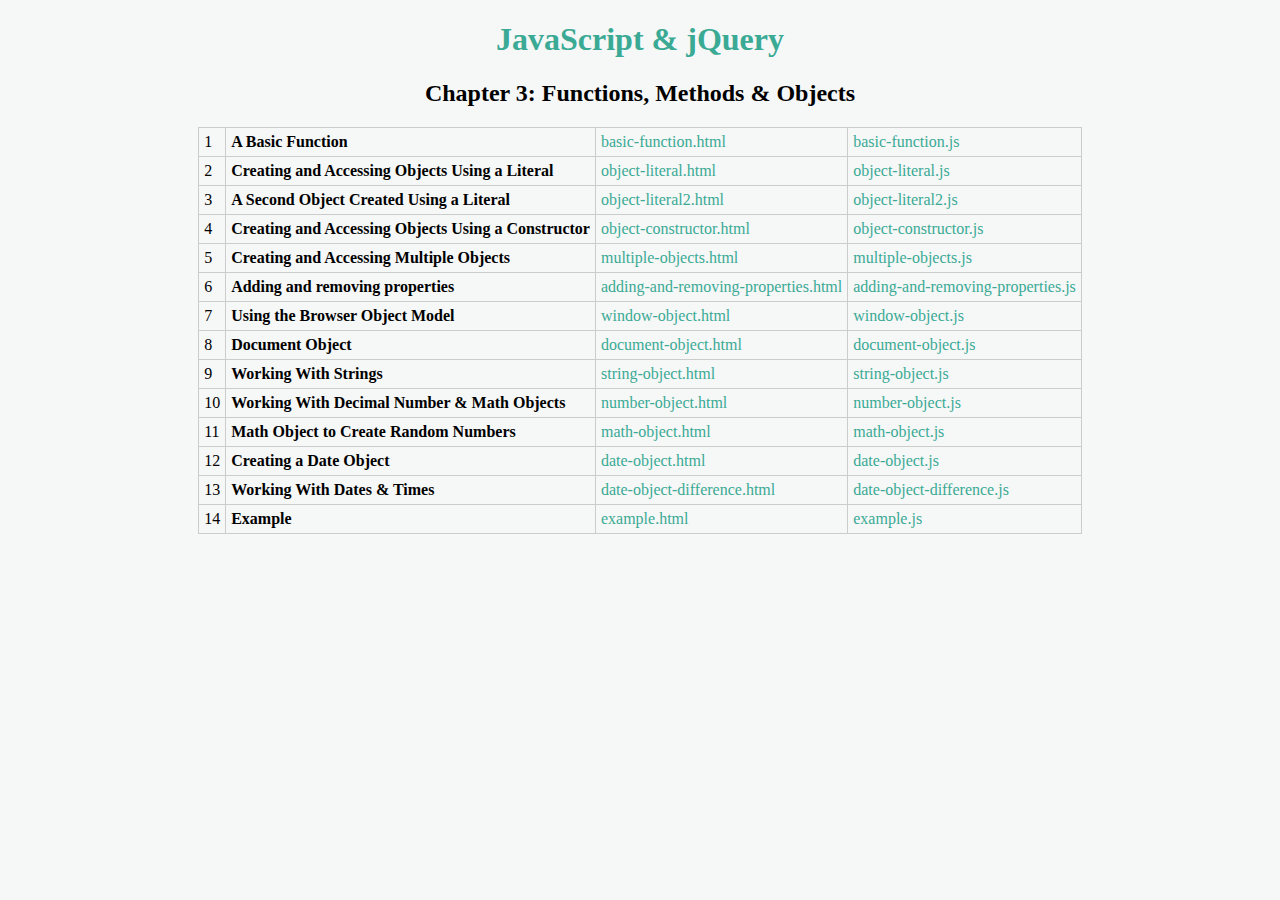
<file: index.html>
<!DOCTYPE html>
<html>
  <head>
    <title>JavaScript &amp; jQuery - Chapter 3: Functions, Methods &amp; Objects</title>
    <link rel="stylesheet" type="text/css" href="css/index.css" />
  </head>
  <body>
    <h1 id="header"><a href="../index.html">JavaScript &amp; jQuery</a></h1>
    <h2>Chapter 3: Functions, Methods &amp; Objects</h2>
    <table>
      <tr>
        <td>1</td>
        <td><strong>A Basic Function</strong></td>
        <td><a href="basic-function.html">basic-function.html</a></td>
        <td><a href="js/basic-function.js">basic-function.js</a></td>
      </tr>
      <tr>
        <td>2</td>
        <td><strong>Creating and Accessing Objects Using a Literal</strong></td>
        <td><a href="object-literal.html">object-literal.html</a></td>
        <td><a href="js/object-literal.js">object-literal.js</a></td>
      </tr>
      <tr>
        <td>3</td>
        <td><strong>A Second Object Created Using a Literal</strong></td>
        <td><a href="object-literal2.html">object-literal2.html</a></td>
        <td><a href="js/object-literal2.js">object-literal2.js</a></td>
      </tr>
      <tr>
        <td>4</td>
        <td><strong>Creating and Accessing Objects Using a Constructor</strong></td>
        <td><a href="object-constructor.html">object-constructor.html</a></td>
        <td><a href="js/object-constructor.js">object-constructor.js</a></td>
      </tr>
      <tr>
        <td>5</td>
        <td><strong>Creating and Accessing Multiple Objects</strong></td>
        <td><a href="multiple-objects.html">multiple-objects.html</a></td>
        <td><a href="js/multiple-objects.js">multiple-objects.js</a></td>
      </tr>
      <tr>
        <td>6</td>
        <td><strong>Adding and removing properties</strong></td>
        <td><a href="adding-and-removing-properties.html">adding-and-removing-properties.html</a></td>
        <td><a href="js/adding-and-removing-properties.js">adding-and-removing-properties.js</a></td>
      </tr>
      <tr>
        <td>7</td>
        <td><strong>Using the Browser Object Model</strong></td>
        <td><a href="window-object.html">window-object.html</a></td>
        <td><a href="js/window-object.js">window-object.js</a></td>
      </tr>
      <tr>
        <td>8</td>
        <td><strong>Document Object</strong></td>
        <td><a href="document-object.html">document-object.html</a></td>
        <td><a href="js/document-object.js">document-object.js</a></td>
      </tr>
      <tr>
        <td>9</td>
        <td><strong>Working With Strings</strong></td>
        <td><a href="string-object.html">string-object.html</a></td>
        <td><a href="js/string-object.js">string-object.js</a></td>
      </tr>
      <tr>
        <td>10</td>
        <td><strong>Working With Decimal Number &amp; Math Objects</strong></td>
        <td><a href="number-object.html">number-object.html</a></td>
        <td><a href="js/number-object.js">number-object.js</a></td>
      </tr>
      <tr>
        <td>11</td>
        <td><strong>Math Object to Create Random Numbers</strong></td>
        <td><a href="math-object.html">math-object.html</a></td>
        <td><a href="js/math-object.js">math-object.js</a></td>
      </tr>
      <tr>
        <td>12</td>
        <td><strong>Creating a Date Object</strong></td>
        <td><a href="date-object.html">date-object.html</a></td>
        <td><a href="js/date-object.js">date-object.js</a></td>
      </tr>
      <tr>
        <td>13</td>
        <td><strong>Working With Dates &amp; Times</strong></td>
        <td><a href="date-object-difference.html">date-object-difference.html</a></td>
        <td><a href="js/date-object-difference.js">date-object-difference.js</a></td>
      </tr>
      <tr>
        <td>14</td>
        <td><strong>Example</strong></td>
        <td><a href="example.html">example.html</a></td>
        <td><a href="js/example.js">example.js</a></td>
      </tr>
    </table>
  </body>
</html>
</file>
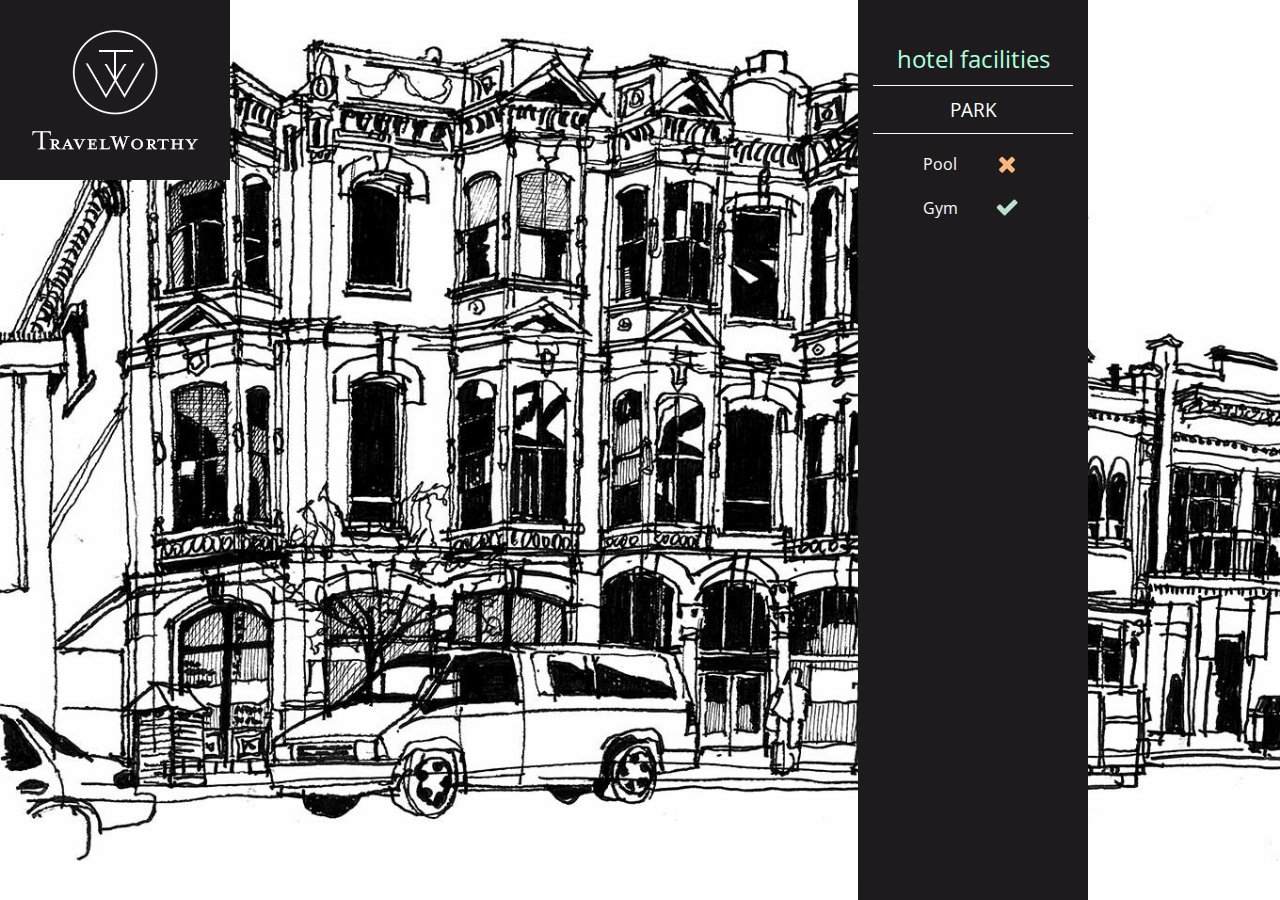
<file: adding-and-removing-properties.html>
<!DOCTYPE html>
<html>
  <head>
    <title>
      JavaScript &amp; jQuery - Chapter 3: Functions, Methods &amp; Objects - Adding properties
    </title>
    <link rel="stylesheet" href="css/c03.css" />
  </head>
  <body>
    <h1>TravelWorthy</h1>
    <div id="info">
      <h2>hotel facilities</h2>
      <div id="hotelName"></div>
      <div>
        <p id="pool">Pool</p>
        <p id="gym">Gym</p>
      </div>
    </div>
    <script src="js/adding-and-removing-properties.js"></script>
  </body>
</html>
</file>
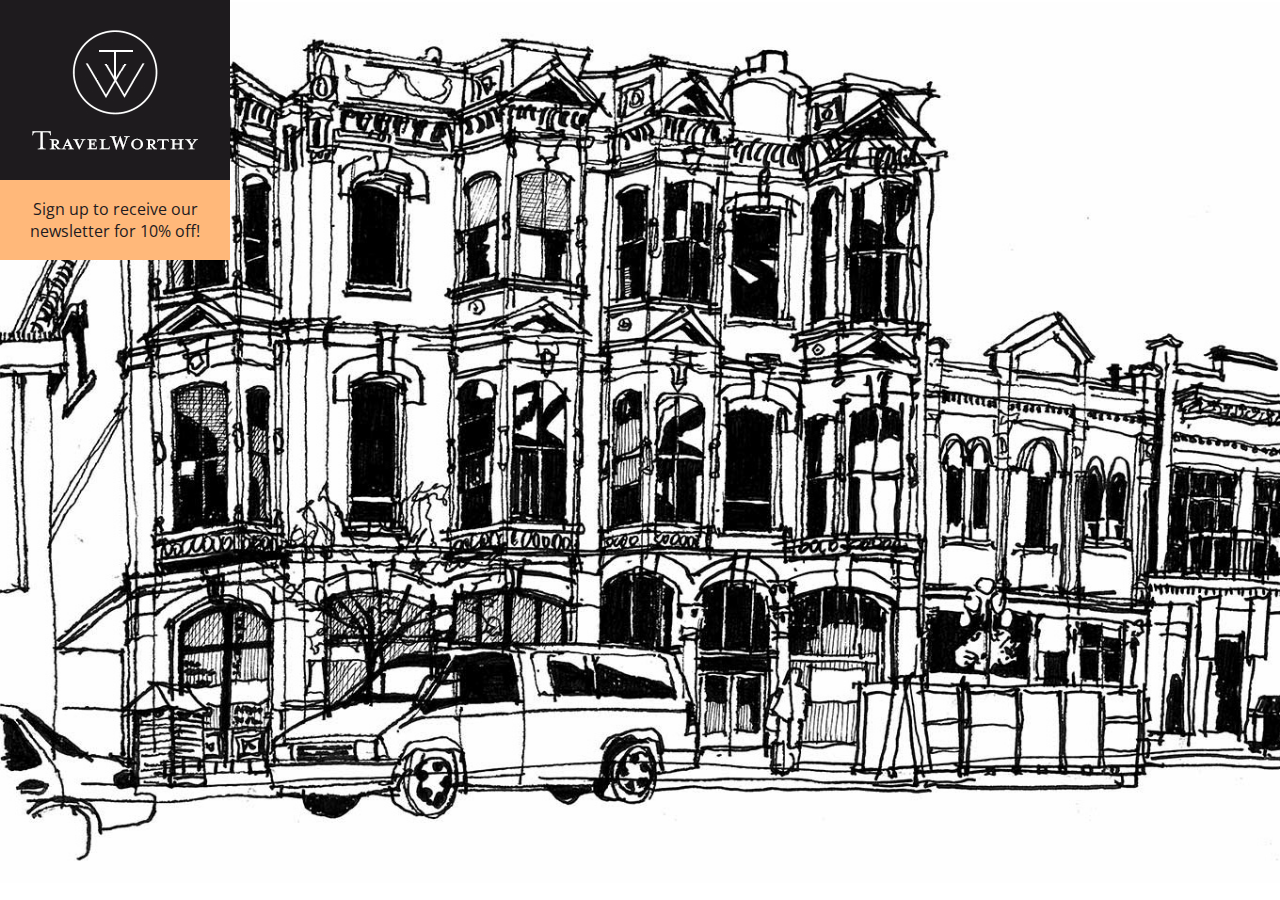
<file: basic-function.html>
<!DOCTYPE html>
<html>
  <head>
    <title>Basic Function</title>
    <link rel="stylesheet" href="css/c03.css" />
  </head>
  <body>
    <h1>TravelWorthy</h1>
    <div id="message">Welcome to our site!</div>
    <script src="js/basic-function.js"></script>
  </body>
</html>
</file>
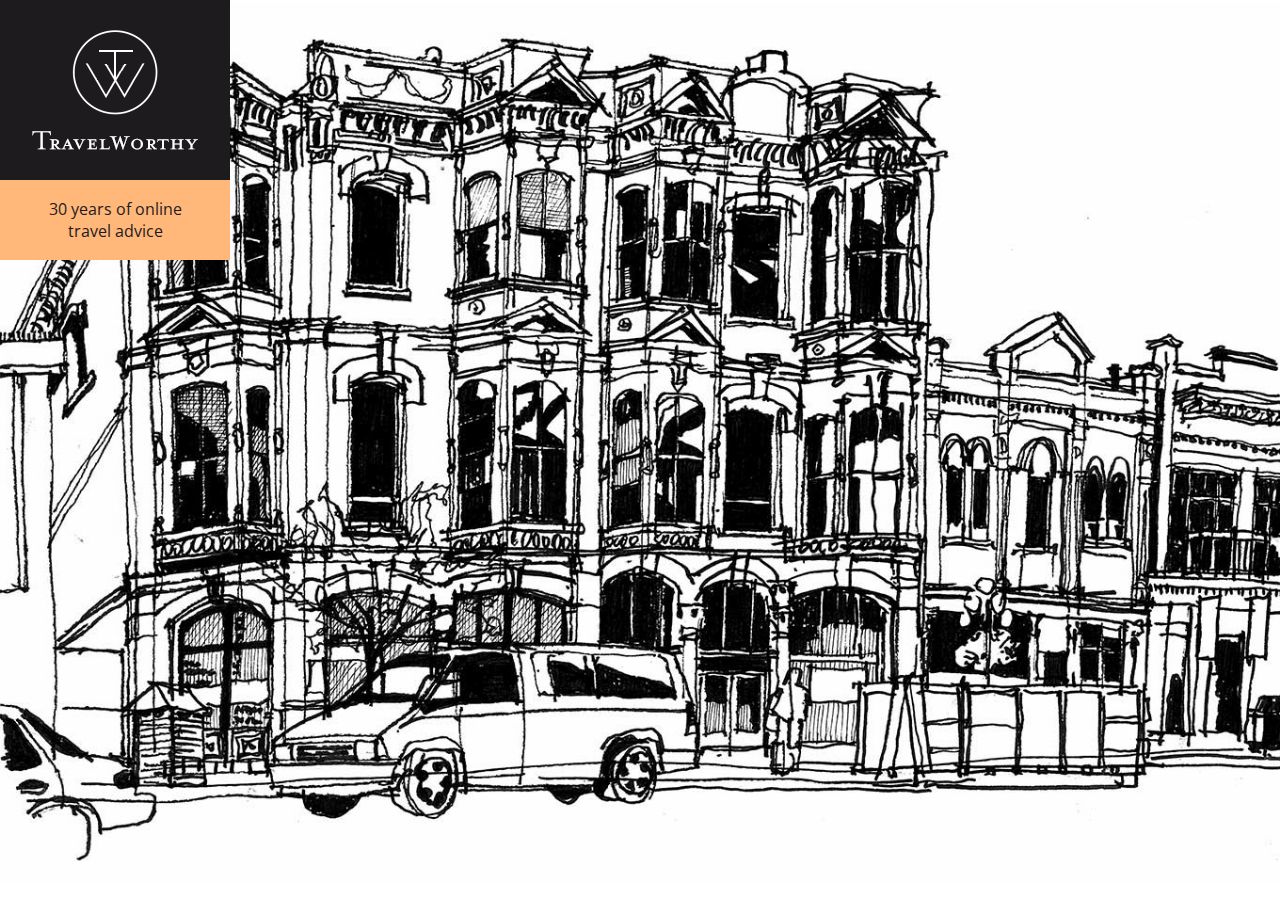
<file: date-object-difference.html>
<!DOCTYPE html>
<html>
  <head>
    <title>JavaScript &amp; jQuery - Chapter 3: Functions, Methods &amp; Objects - Date Object Difference</title>
    <link rel="stylesheet" href="css/c03.css" />
  </head>
  <body>
    <h1>TravelWorthy</h1>
    <div id="message">Established 1945</div>
    <script src="js/date-object-difference.js"></script>
  </body>
</html>
</file>
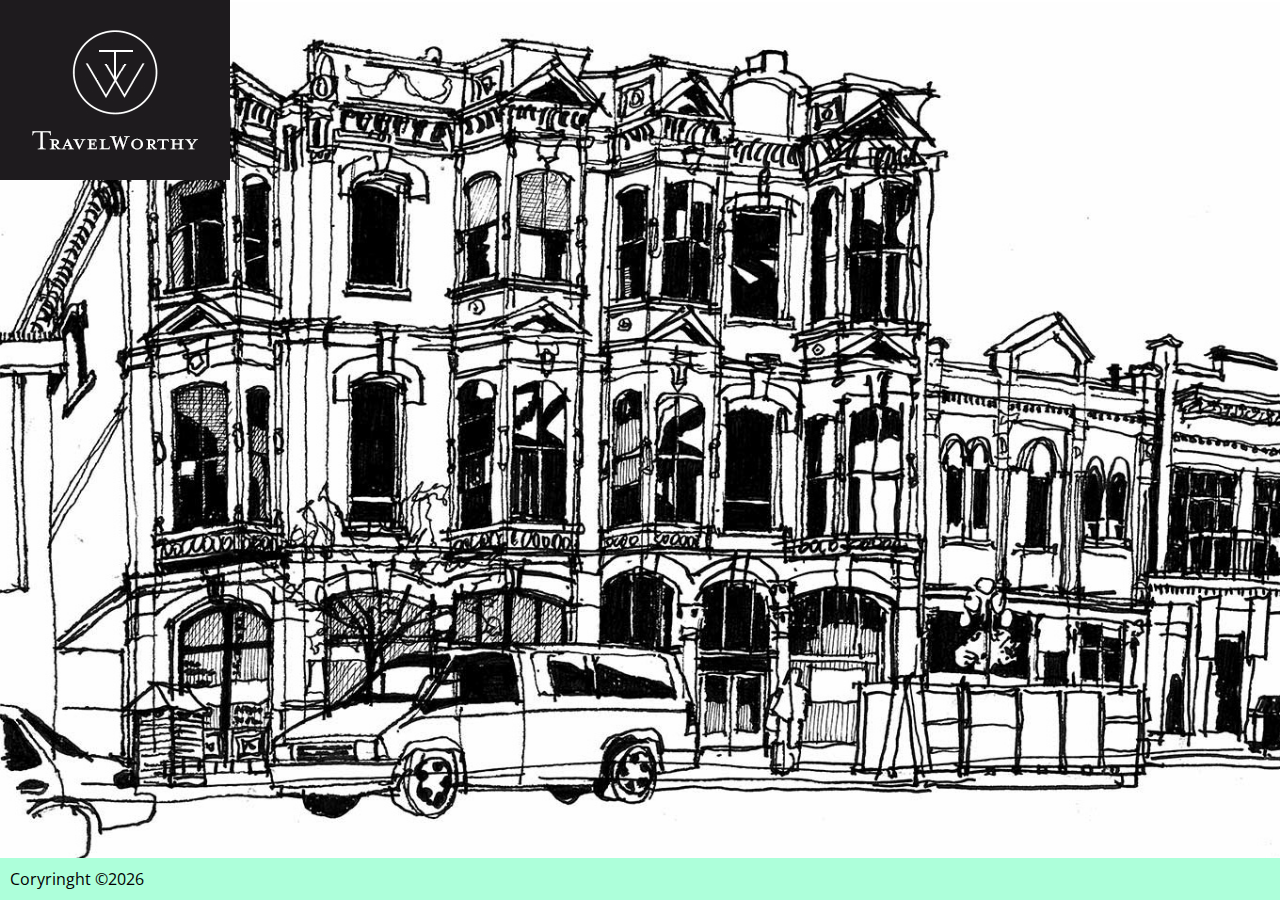
<file: date-object.html>
<!DOCTYPE html>
<html>
  <head>
    <title>JavaScript &amp; jQuery - Chapter 3: Functions, Methods &amp; Objects - Date Object</title>
    <link rel="stylesheet" href="css/c03.css" />
  </head>
  <body>
    <h1>TravelWorthy</h1>
    <div id="footer"></div>
    <script src="js/date-object.js"></script>
  </body>
</html>
</file>
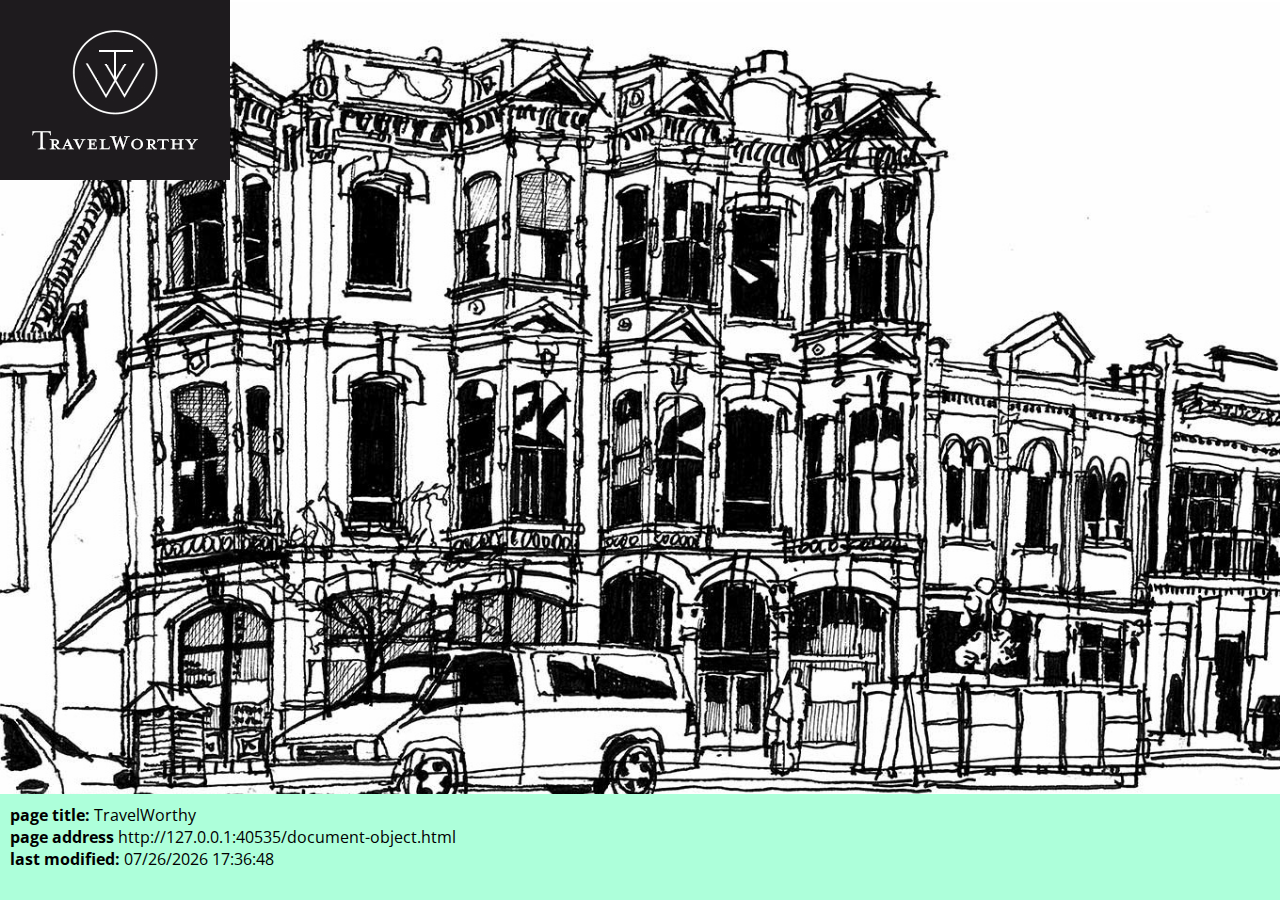
<file: document-object.html>
<!DOCTYPE html>
<html>
  <head>
    <title>TravelWorthy</title>
    <link rel="stylesheet" href="css/c03.css" />
  </head>
  <body>
    <h1>TravelWorthy</h1>
    <div id="footer"></div>
    <script src="js/document-object.js"></script>
  </body>
</html>
</file>
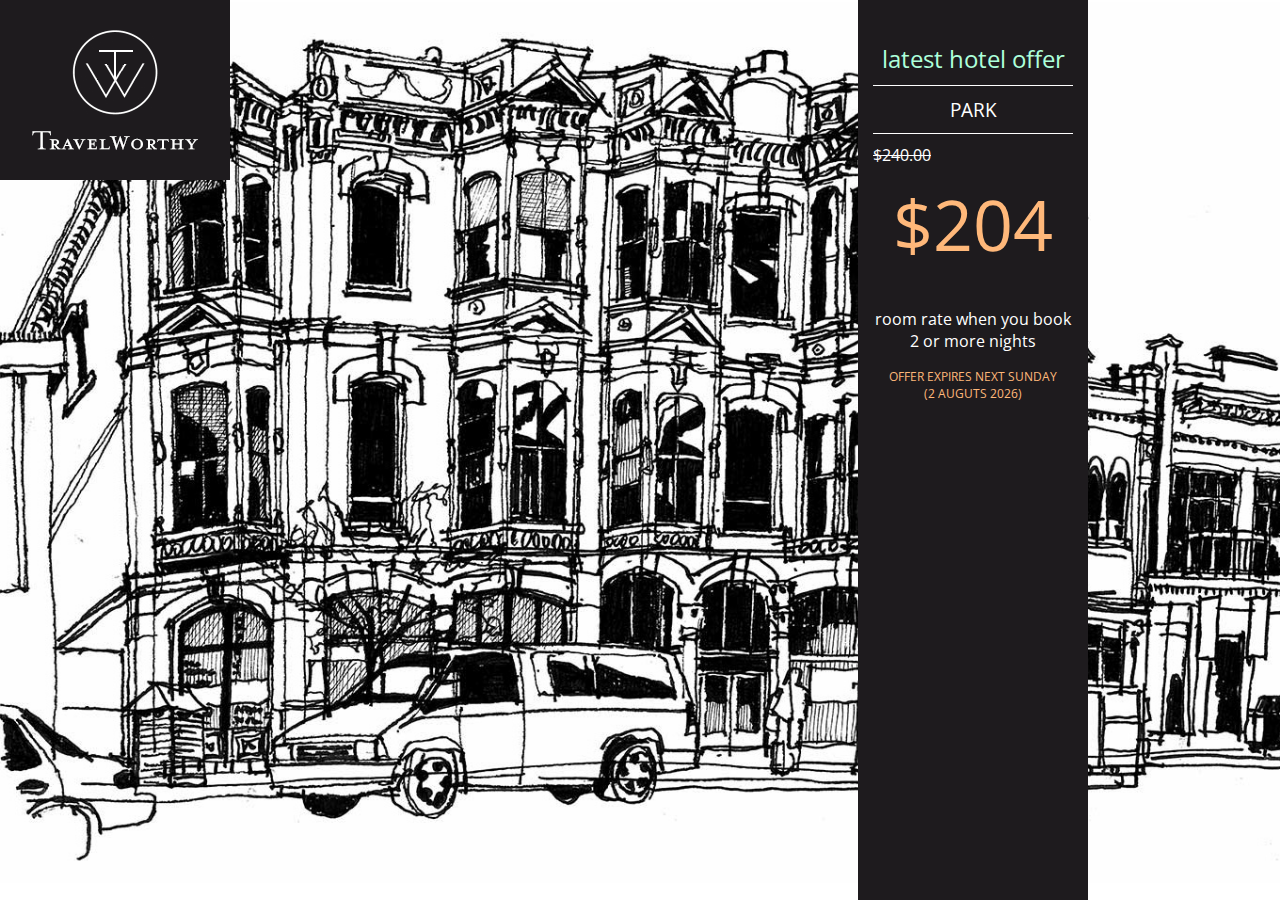
<file: example.html>
<!DOCTYPE html>
<html>
  <head>
    <title>JavaScript &amp; jQuery - Chapter 3: Functions, Methods &amp; Objects - Example</title>
    <link rel="stylesheet" href="css/c03.css" />
  </head>
  <body>
    <h1>TravelWorthy</h1>
    <div id="info">
      <h2>latest hotel offer</h2>
      <div id="hotelName"></div>
      <div id="roomRate"></div>
      <div id="specialRate"></div>
      <p>room rate when you book 2 or more nights</p>
      <div id="offerEnds"></div>
    </div>
    <script src="js/example.js"></script>
  </body>
</html>
</file>
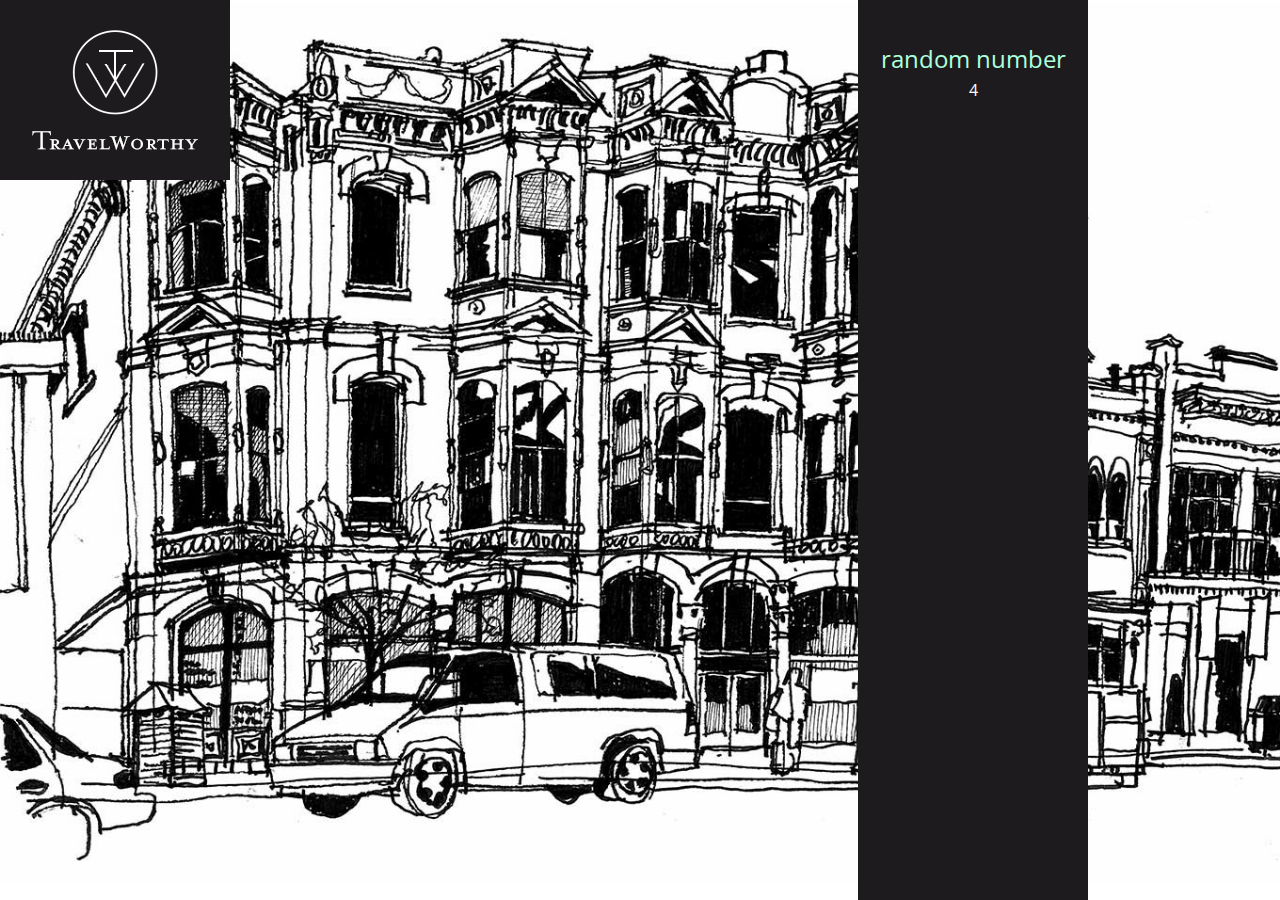
<file: math-object.html>
<!DOCTYPE html>
<html>
  <head>
    <title>JavaScript &amp; jQuery - Chapter 3: Functions, Methods &amp; Objects - Math Object</title>
    <link rel="stylesheet" href="css/c03.css" />
  </head>
  <body>
    <h1>TravelWorthy</h1>
    <div id="info"></div>
    <script src="js/math-object.js"></script>
  </body>
</html>
</file>
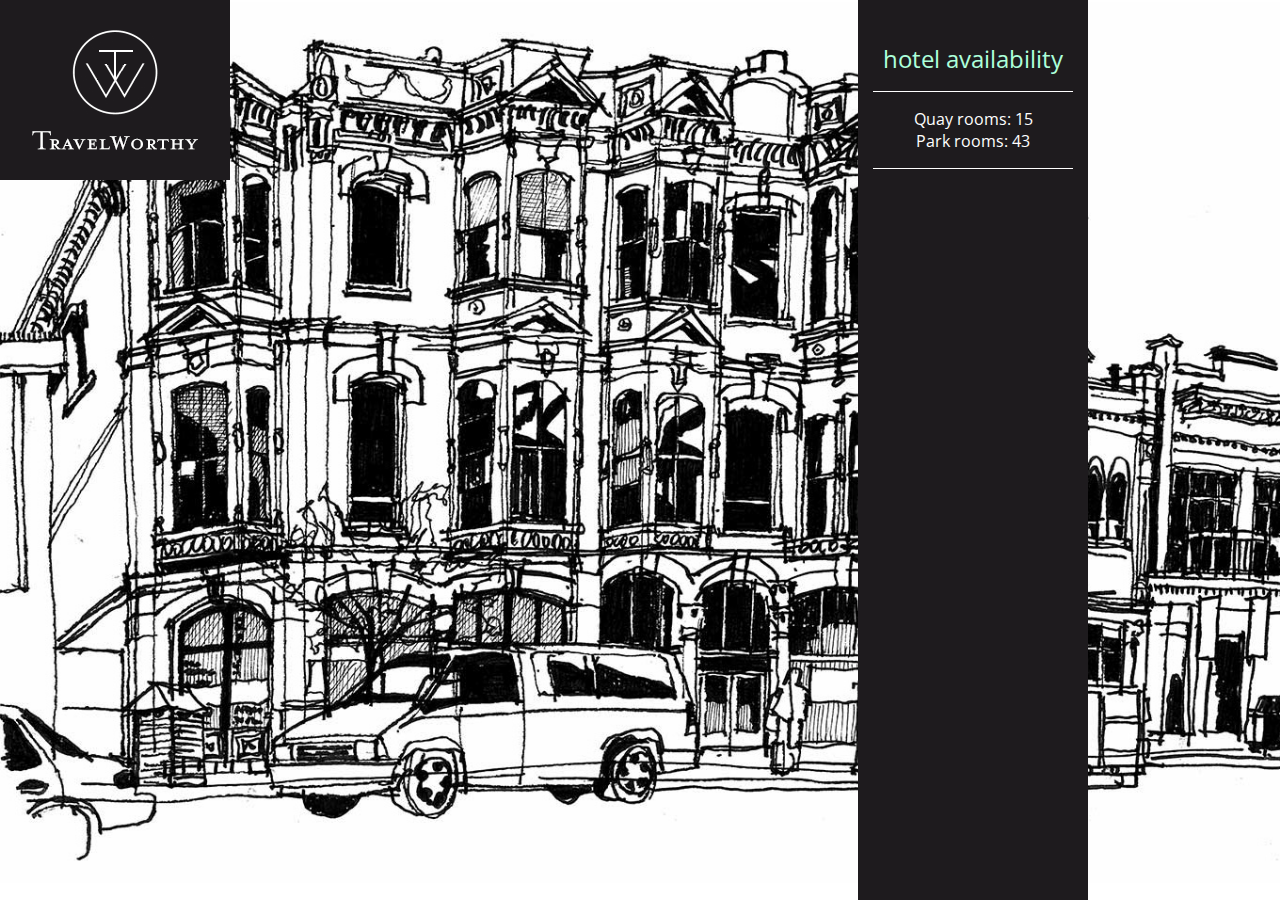
<file: multiple-objects.html>
<!DOCTYPE html>
<html>
  <head>
    <title>
      JavaScript &amp; jQuery - Chapter 3: Functions, Methods &amp; Objects - Object Constructor
    </title>
    <link rel="stylesheet" href="css/c03.css" />
  </head>
  <body>
    <h1>TravelWorthy</h1>
    <div id="info">
      <h2>hotel availability</h2>
      <div id="hotel1"></div>
      <div id="hotel2"></div>
    </div>
    <script src="js/multiple-objects.js"></script>
  </body>
</html>
</file>
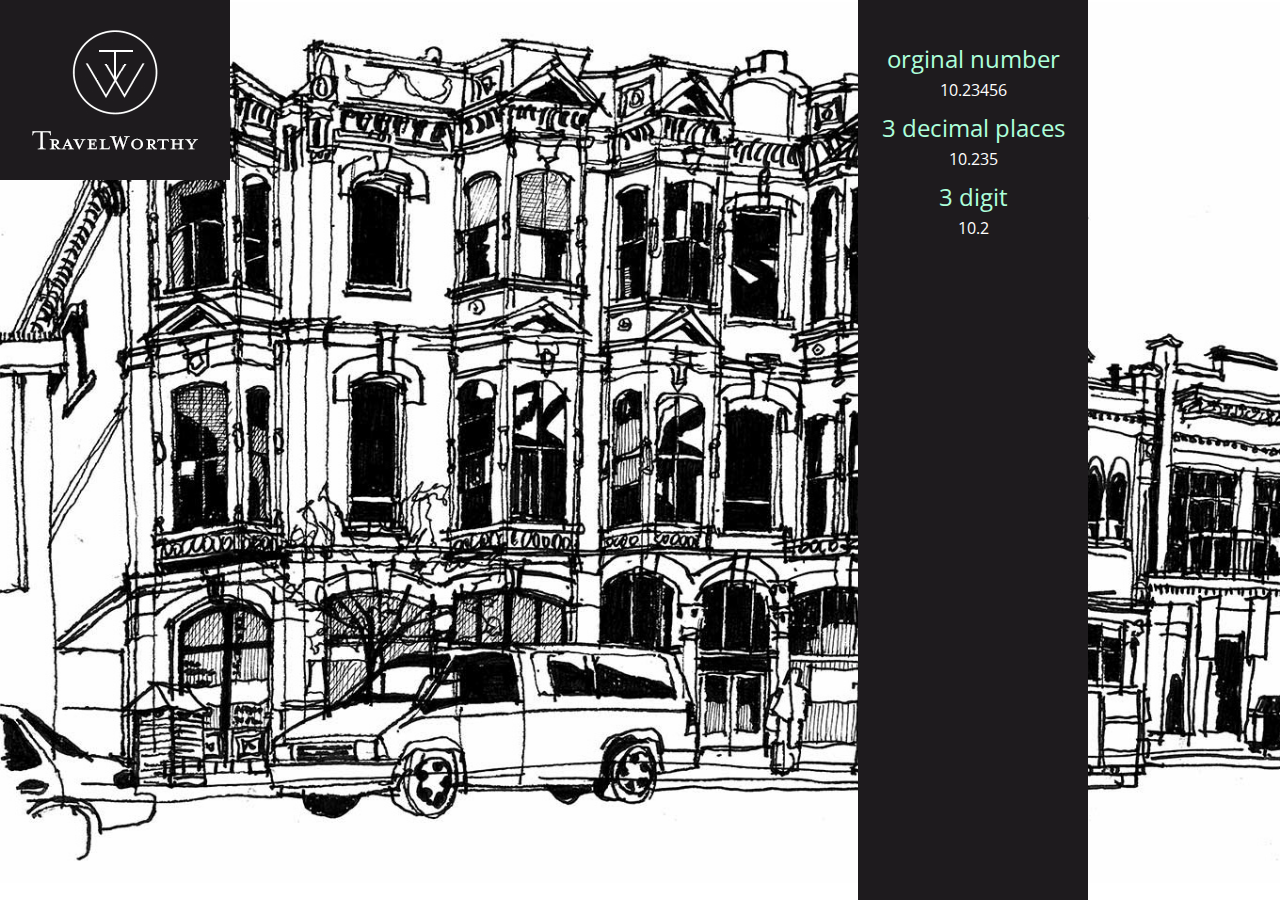
<file: number-object.html>
<!DOCTYPE html>
<html>
  <head>
    <title>JavaScript &amp; jQuery - Chapter 3: Functions, Methods &amp; Objects - Number Object</title>
    <link rel="stylesheet" href="css/c03.css" />
  </head>
  <body>
    <h1>TravelWorthy</h1>
    <div id="info"></div>
    <script src="js/number-object.js"></script>
  </body>
</html>
</file>
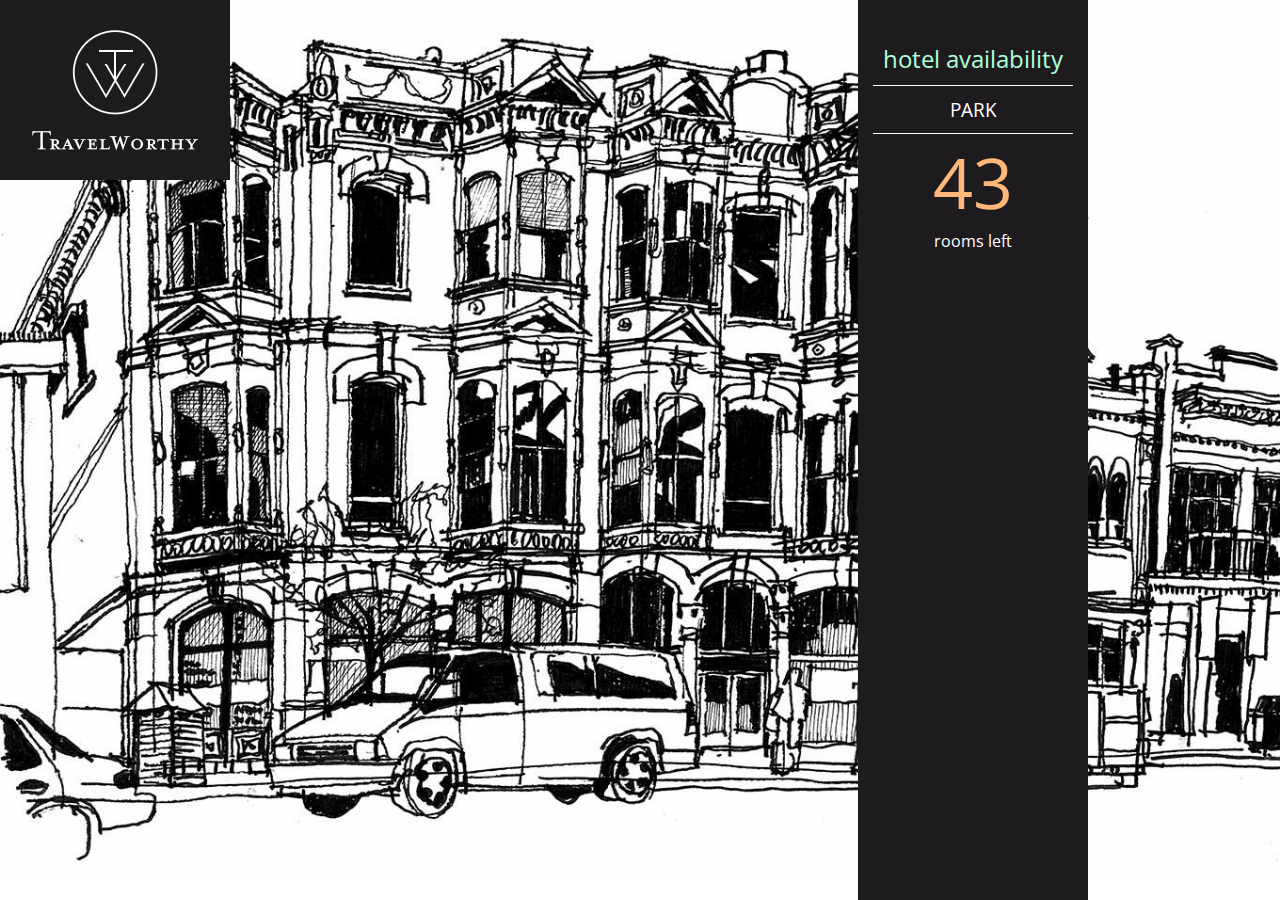
<file: object-constructor.html>
<!DOCTYPE html>
<html>
  <head>
    <title>JavaScript &amp; jQuery - Chapter 3: Functions, Methods &amp; Objects - Object Constructor</title>
    <link rel="stylesheet" href="css/c03.css" />
  </head>
  <body>
    <h1>TravelWorthy</h1>
    <div id="info">
      <h2>hotel availability</h2>
      <div id="hotelName"></div>
      <div id="availability">
        <p id="rooms"></p>
        <p>rooms left</p>
      </div>
    </div>
    <script src="js/object-constructor.js"></script>
  </body>
</html>
</file>
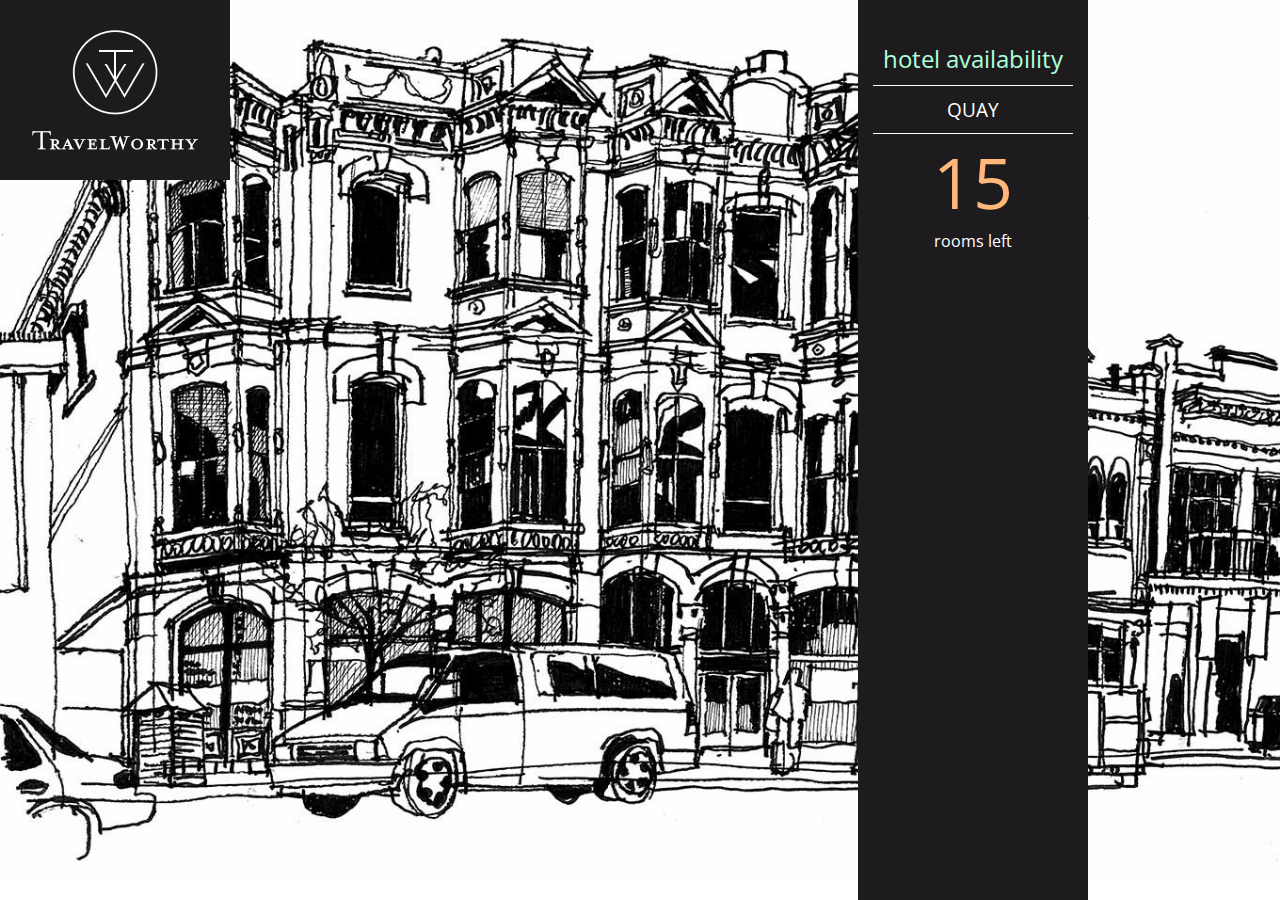
<file: object-literal.html>
<!DOCTYPE html>
<html>
  <head>
    <title>JavaScript &amp; jQuery - Chapter 3: Functions, Methods &amp; Objects - Object Literal</title>
    <link rel="stylesheet" href="css/c03.css" />
  </head>
  <body>
    <h1>TravelWorthy</h1>
    <div id="info">
      <h2>hotel availability</h2>
      <div id="hotelName"></div>
      <div id="availability">
        <p id="rooms"></p>
        <p>rooms left</p>
      </div>
    </div>
    <script src="js/object-literal.js"></script>
  </body>
</html>
</file>
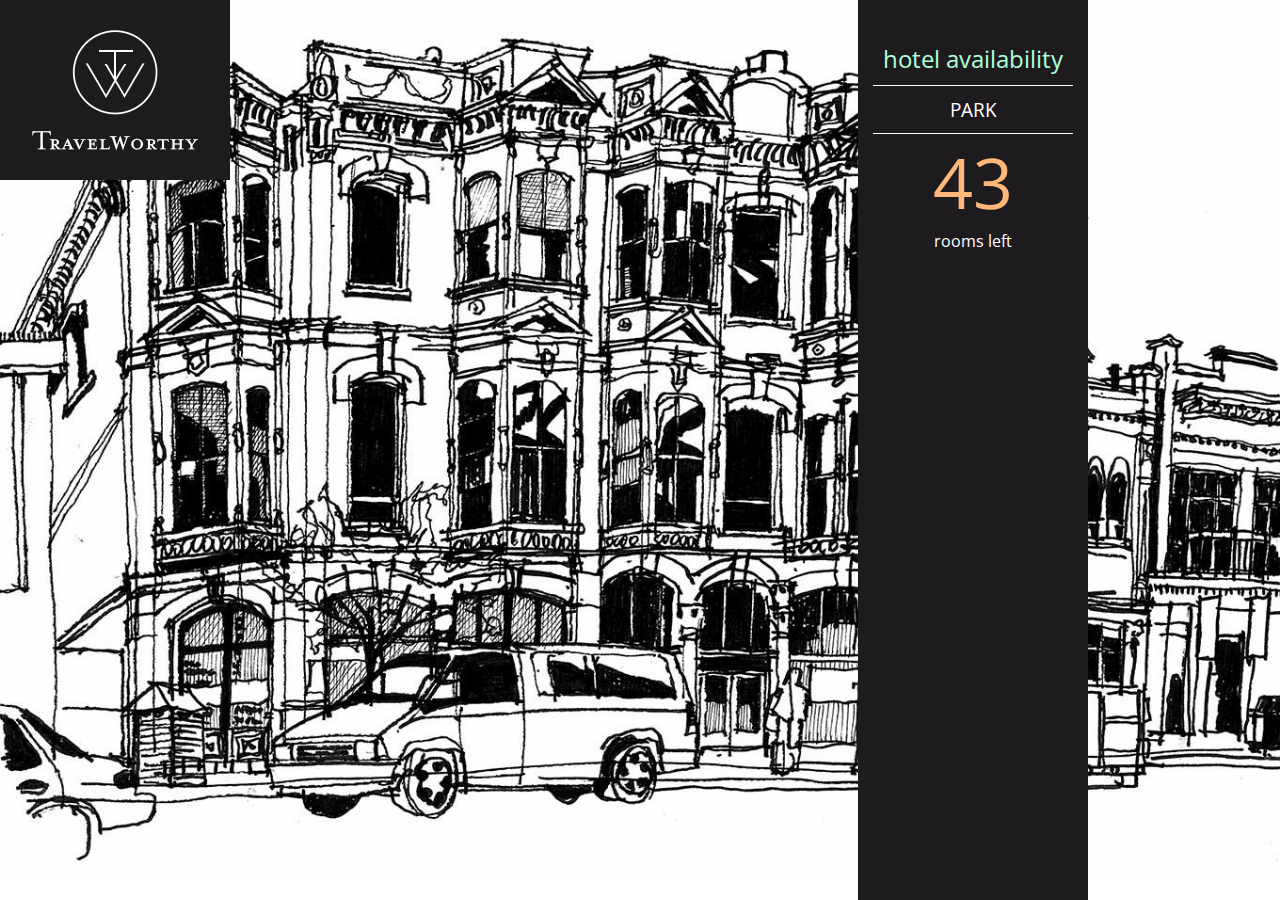
<file: object-literal2.html>
<!DOCTYPE html>
<html>
  <head>
    <title>JavaScript &amp; jQuery - Chapter 3: Functions, Methods &amp; Objects - Object Literal 2</title>
    <link rel="stylesheet" href="css/c03.css" />
  </head>
  <body>
    <h1>TravelWorthy</h1>
    <div id="info">
      <h2>hotel availability</h2>
      <div id="hotelName"></div>
      <div id="availability">
        <p id="rooms"></p>
        <p>rooms left</p>
      </div>
    </div>
    <script src="js/object-literal2.js"></script>
  </body>
</html>
</file>
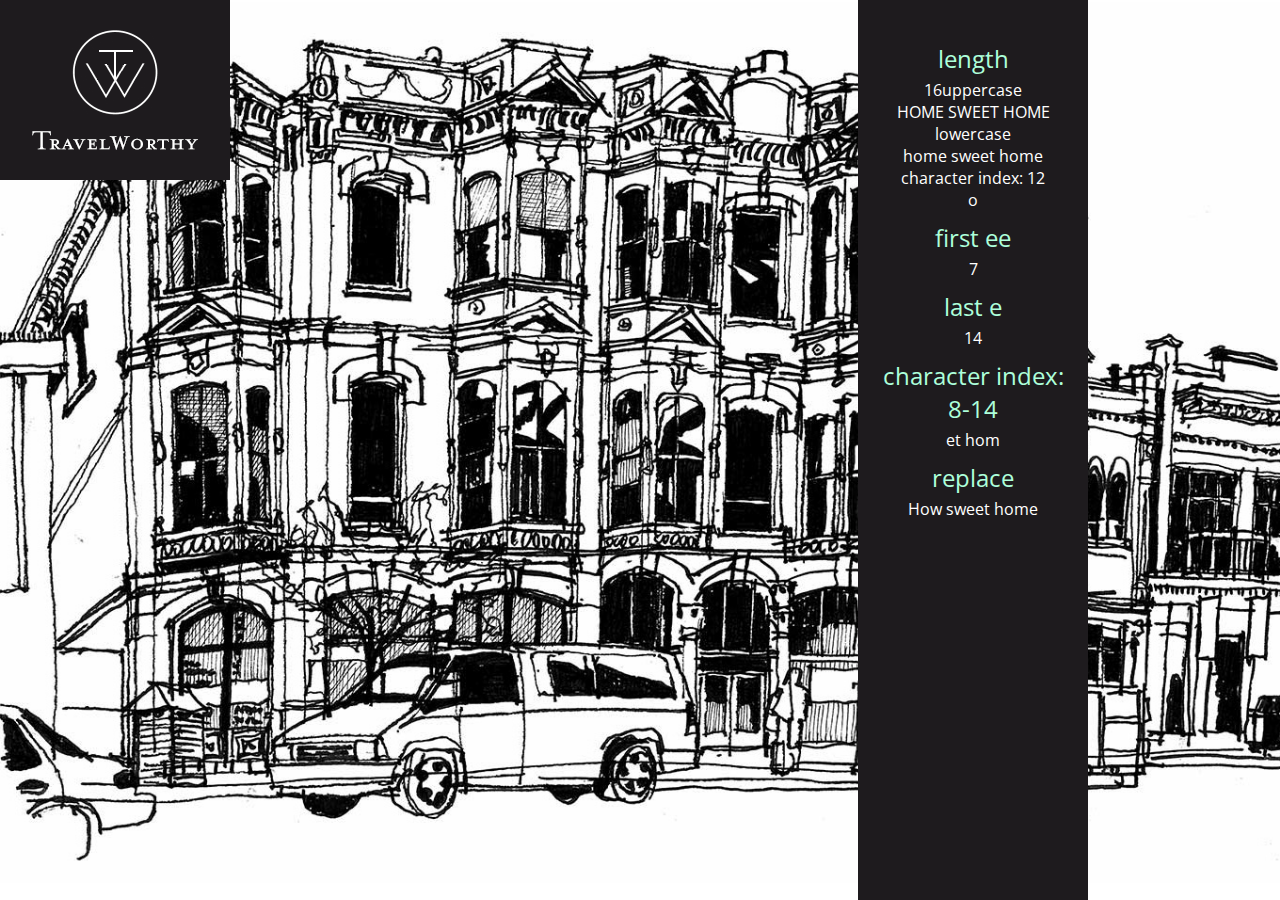
<file: string-object.html>
<!DOCTYPE html>
<html>
  <head>
    <title>
      JavaScript &amp; jQuery - Chapter 3: Functions, Methods &amp; Objects - String Object
    </title>
    <link rel="stylesheet" href="css/c03.css" />
  </head>
  <body>
    <h1>TravelWorthy</h1>
    <div id="info"></div>
    <script src="js/string-object.js"></script>
  </body>
</html>
</file>
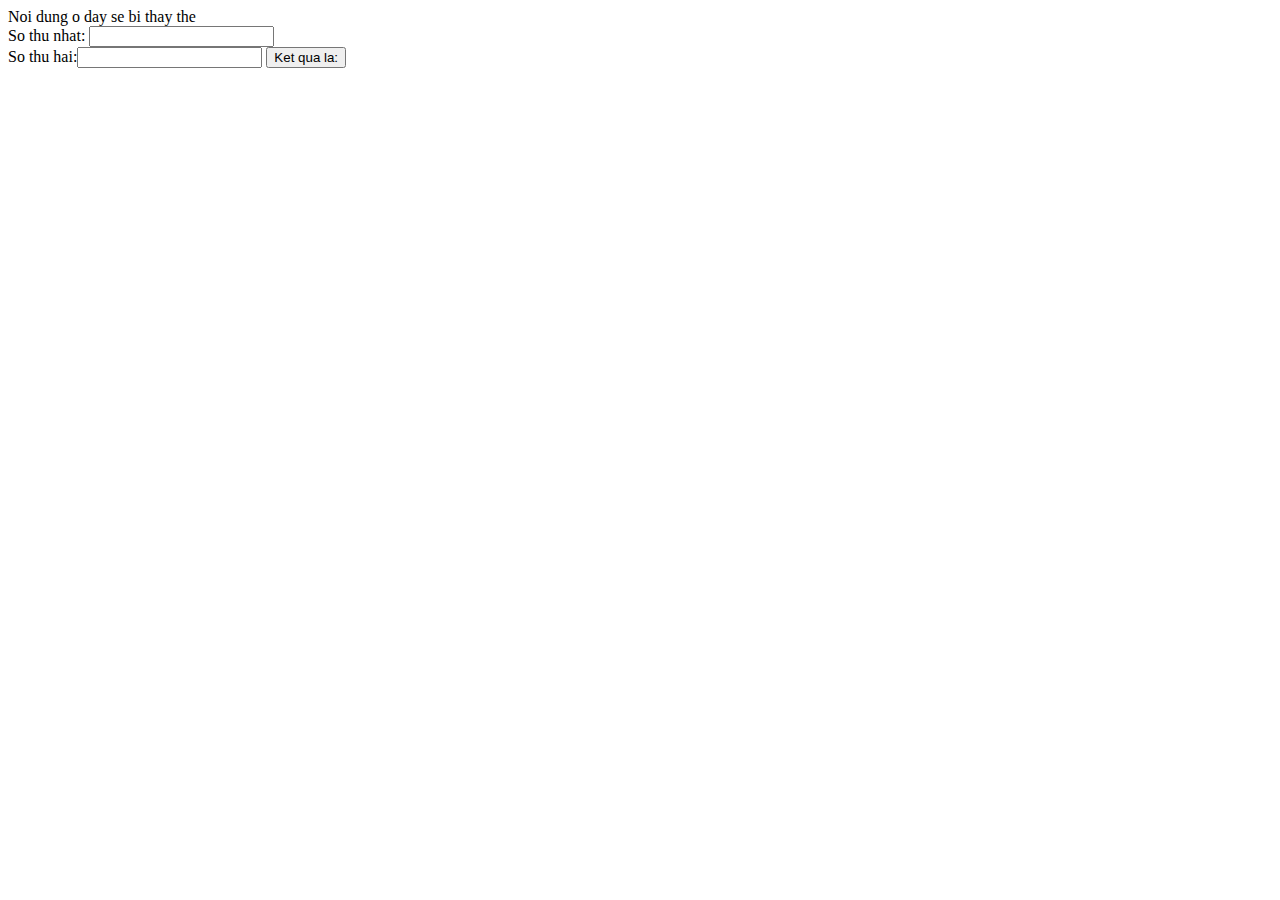
<file: test.html>
<!DOCTYPE html>
<html>
  <head>
    <title>
      JavaScript &amp; jQuery - Chapter 3: Functions, Methods &amp; Objects - Window Object
    </title>
    <!-- <link rel="stylesheet" href="css/c03.css" /> -->
  </head>
  <body>
    <div id="test">Noi dung o day se bi thay the</div>
    So thu nhat: <input type="number" id="value1"> <br>
    So thu hai:<input type="number" id="value2">
    <script src="js/test.js"></script>
  <button onclick="sum()">Ket qua la:</button>
  </body>
</html>
</file>
<file: css/index.css>
body {
    background: #F6F7F7;
}
h1 a {
    color: #3AAA95;
    text-decoration: none;
}
h1, h2 {
    text-align: center;
    /* margin: 0 auto; */
}
table {
    border-collapse: collapse;
    margin: 0 auto;
}
table a {
    color: #3AAA95;
    text-decoration: none;
}
table td {
    border: 1px solid #ccc;
    padding: 5px;
}
</file>
<file: css/c03.css>
/* JavaScript & jQuery - Chapter 3: Functions, Methods & Programming */
/* The book used a font called Eau Sans - the download examples use Open Sans */

@import url(http://fonts.googleapis.com/css?family=Open+Sans);

body {
  background-color: #fff;
  background: url("../images/travelworthy-backdrop.jpg") no-repeat center center fixed;
  -webkit-background-size: cover;
  -moz-background-size: cover;
  -o-background-size: cover;
  background-size: cover;
  margin: 0;
  font-family: 'Open Sans', sans-serif;}

h1 {
  background: #1e1b1e url("../images/travelworthy-logo.gif") no-repeat;
  width: 230px;
  height: 180px;
  float: left;
  text-indent: 100%;
  white-space: nowrap;
  overflow: hidden;
  margin: 0;}

h2 {
  margin: 1.75em 0 0 0;
  color: #adffda; 
  font-weight: normal;}

h2 + p {
  margin: 0.25em 0 0 0;}
p + p {
  margin: 0;}
p + h2 {
  margin: 10px 0 0 0;}

/* message under the logo */

#message {
  float: left;
  clear: left;
  background-color: #ffb87a;
  color: #1e1b1e;
  width:170px;
  padding: 18px 30px;
  text-align: center;}

/* black bar across the right hand side of the page */

#info {
  background-color: #1e1b1e;
  color: #fff;
  width: 200px;
  padding: 0 15px;
  text-align: center;
  min-height: 100%;
  position: absolute;
  top: 0;
  right: 15%;}

/* details in the black bar */

#hotelName {
  text-transform: uppercase;
  text-align: center; 
  font-size: 120%;
  margin-top: 10px;
  border-top: 1px solid #fff;
  border-bottom: 1px solid #fff; 
  padding: 10px 0;}

#hotel1 {
  margin-top: 1em; 
  border-top: 1px solid #fff; 
  padding-top: 1em;} 
#hotel2 {
  border-bottom: 1px solid #fff; 
  padding-bottom: 1em;}

#rooms {
  font-size: 440%;
  color: #ffb87a;
  display: inline-block;
  margin: 0;}

#roomRate{
  text-decoration: line-through;
  display: inline-block;
  float: left;
  padding-top: 10px;}

#specialRate {  
  font-size: 440%;
  color: #ffb87a;
  display: inline-block;
  padding: 10px 0 20px 0;
  margin: 0;}

#offerEnds {
  text-transform: uppercase;
  color: #ffb87a;
  font-size: 75%;}

.true, .false {
  padding: 0 50px 0 50px;
  line-height: 28px;
  text-align: left;
  background-image: url("../images/check-cross.png");
  background-position: 120px 0;
  background-repeat: no-repeat;}

.false {
  background-position: 120px -28px;}

/* footer */

#footer {
  position: absolute;
  bottom: 0;
  left: 0;
  width: 100%;
  background-color: #adffda;}

#footer p {
  padding: 10px;
  margin: 0;}

.data {
  padding: 10px;}
</file>
